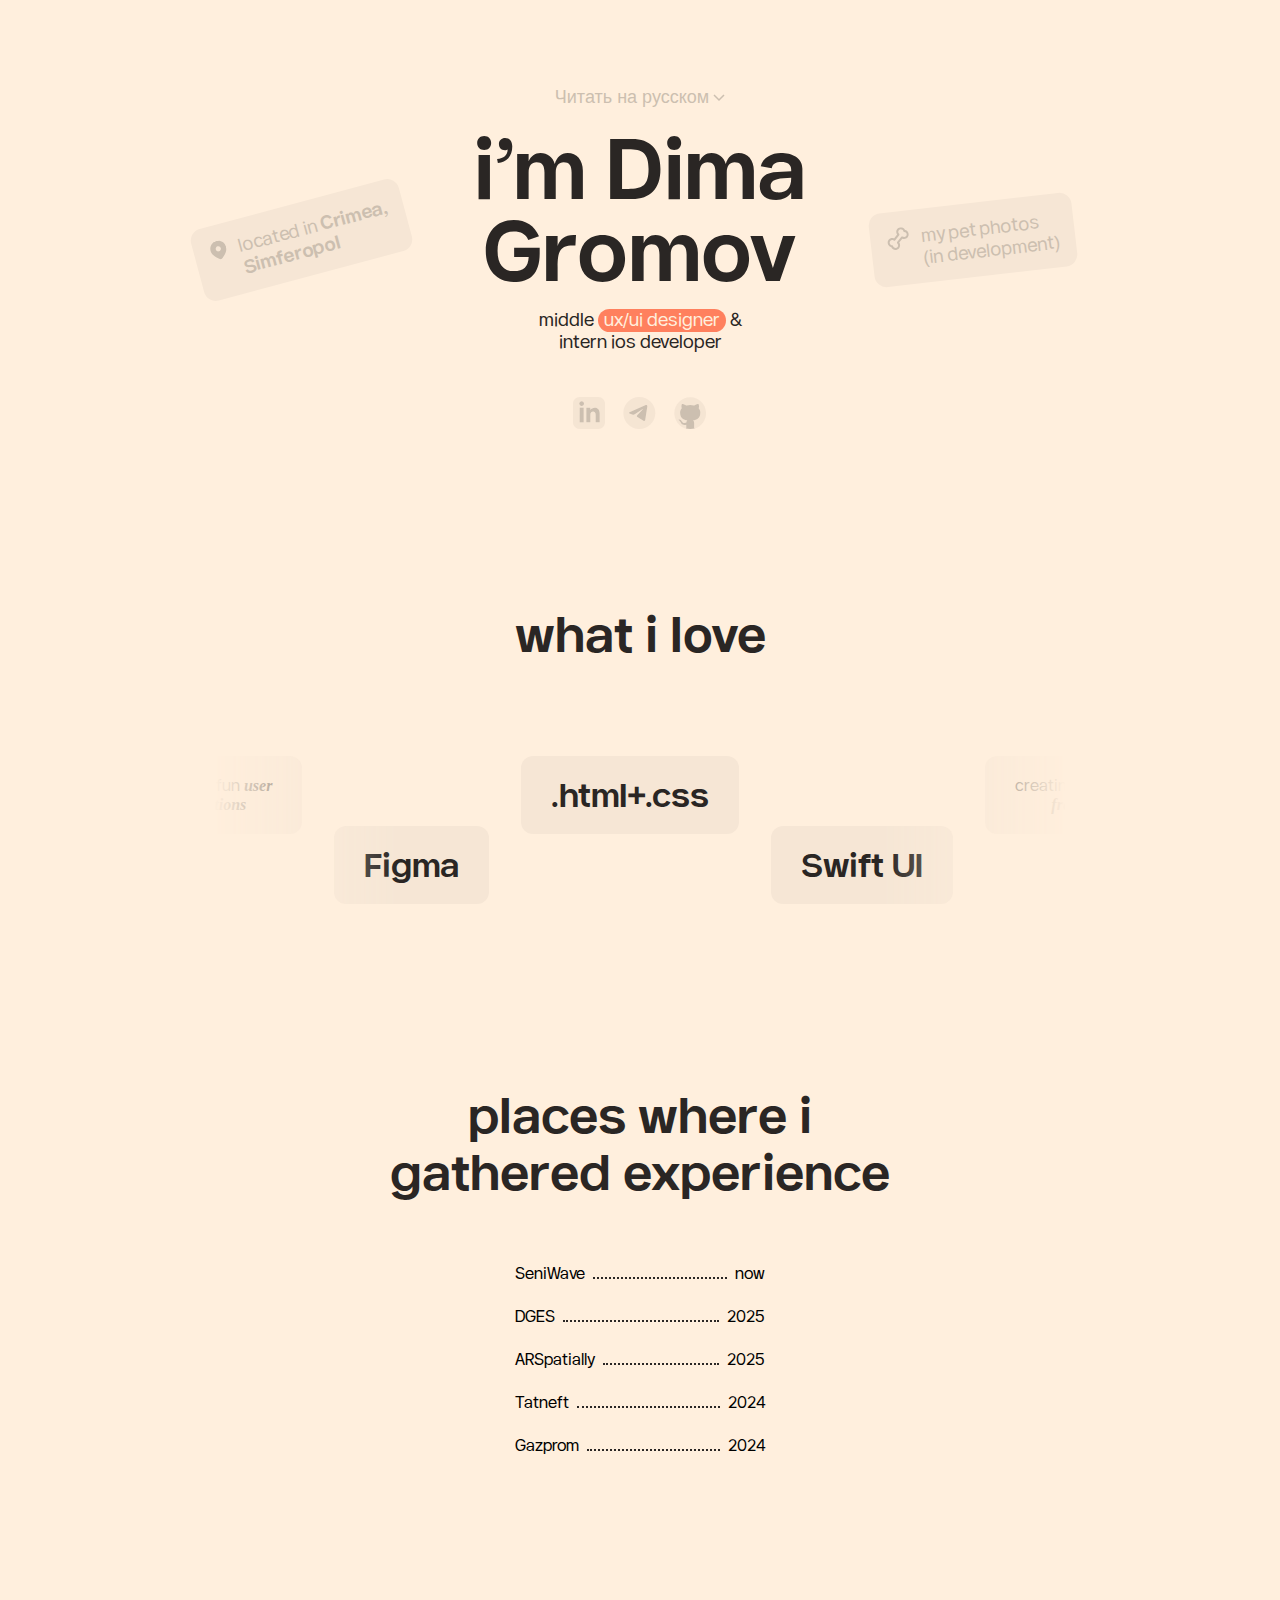
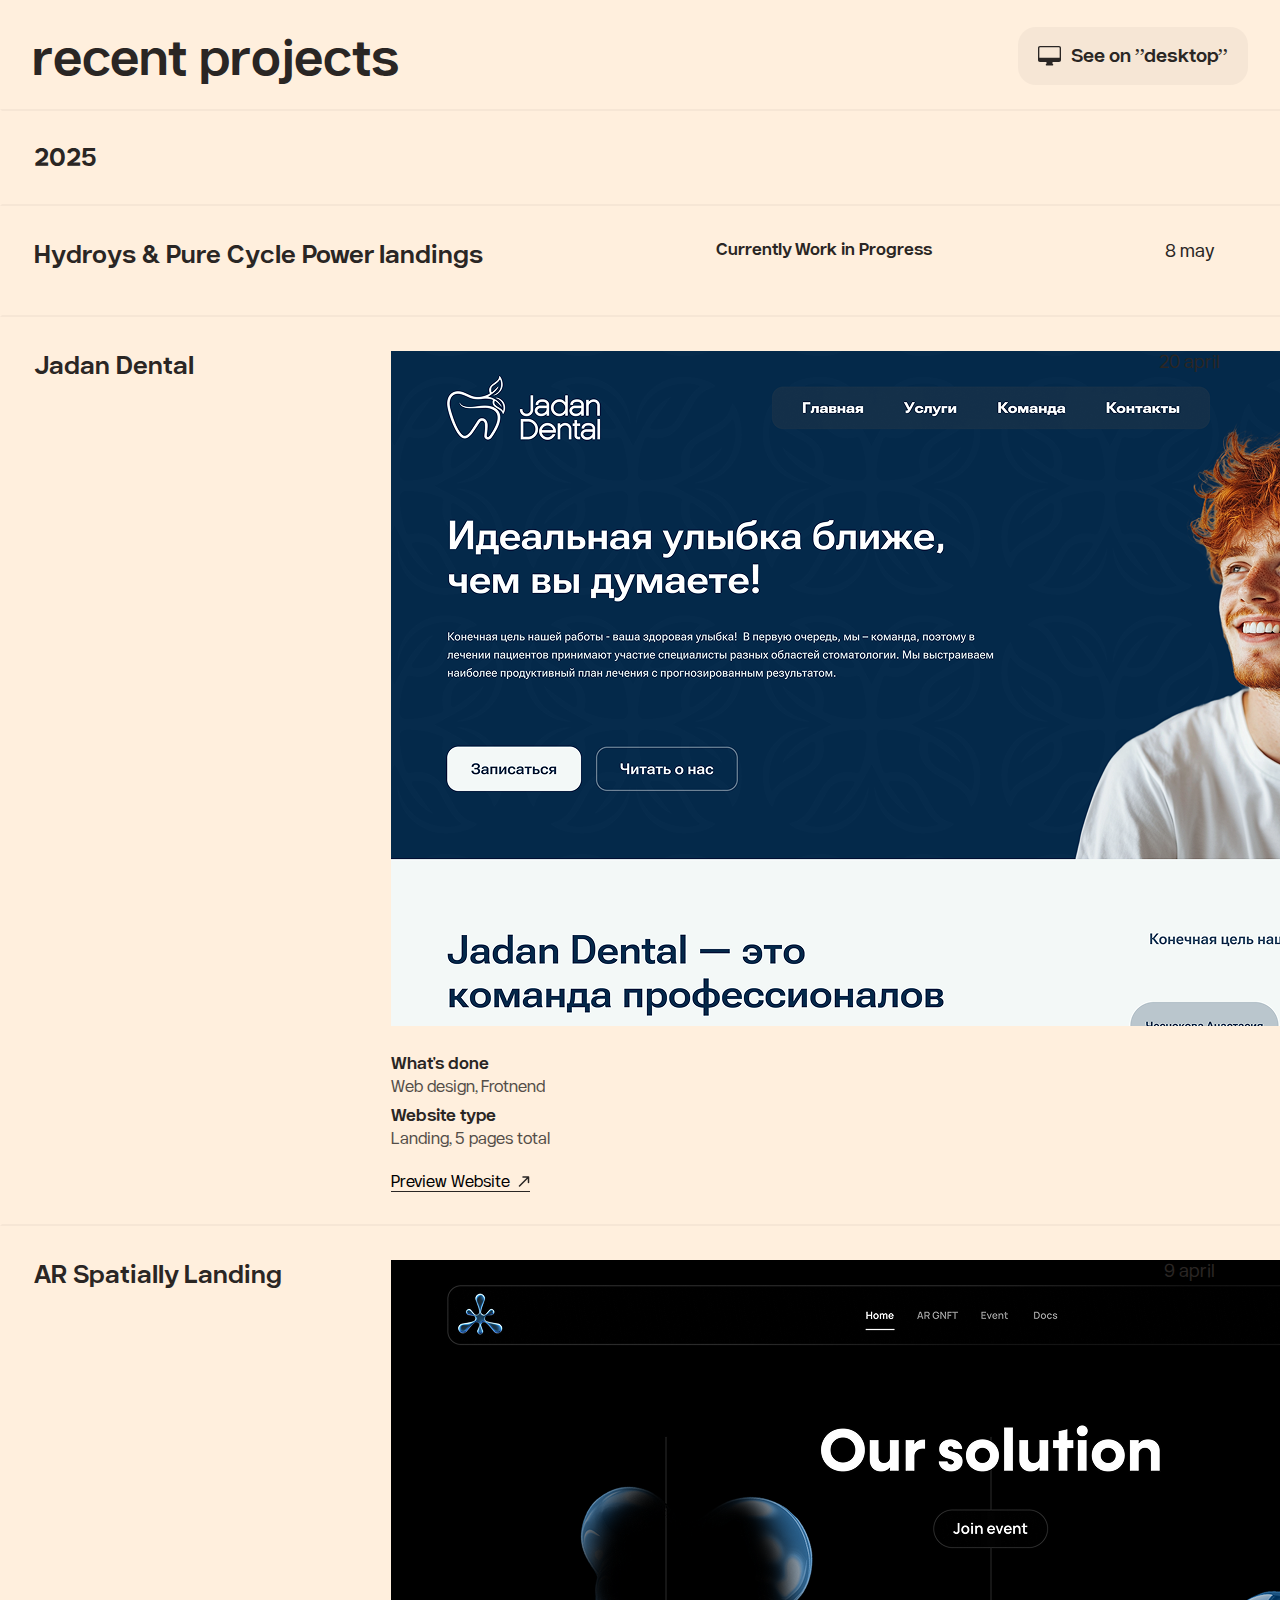
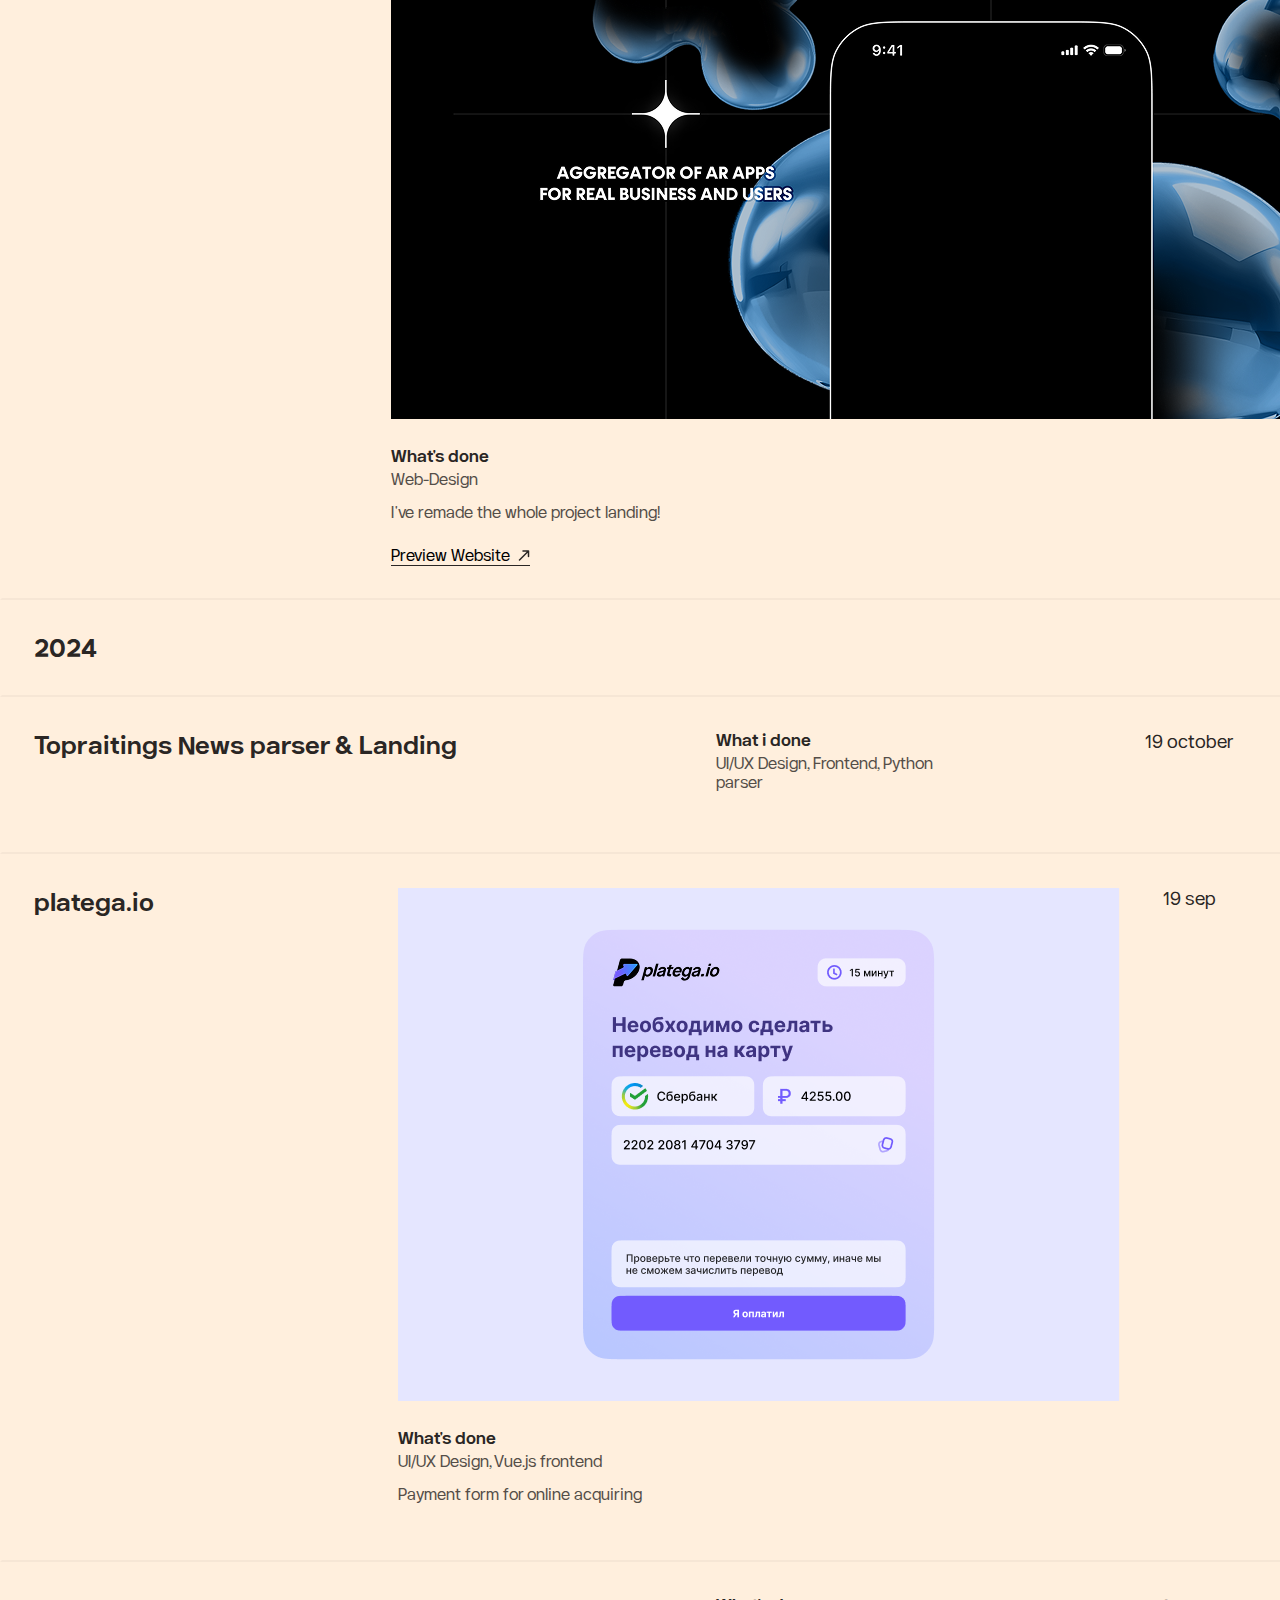
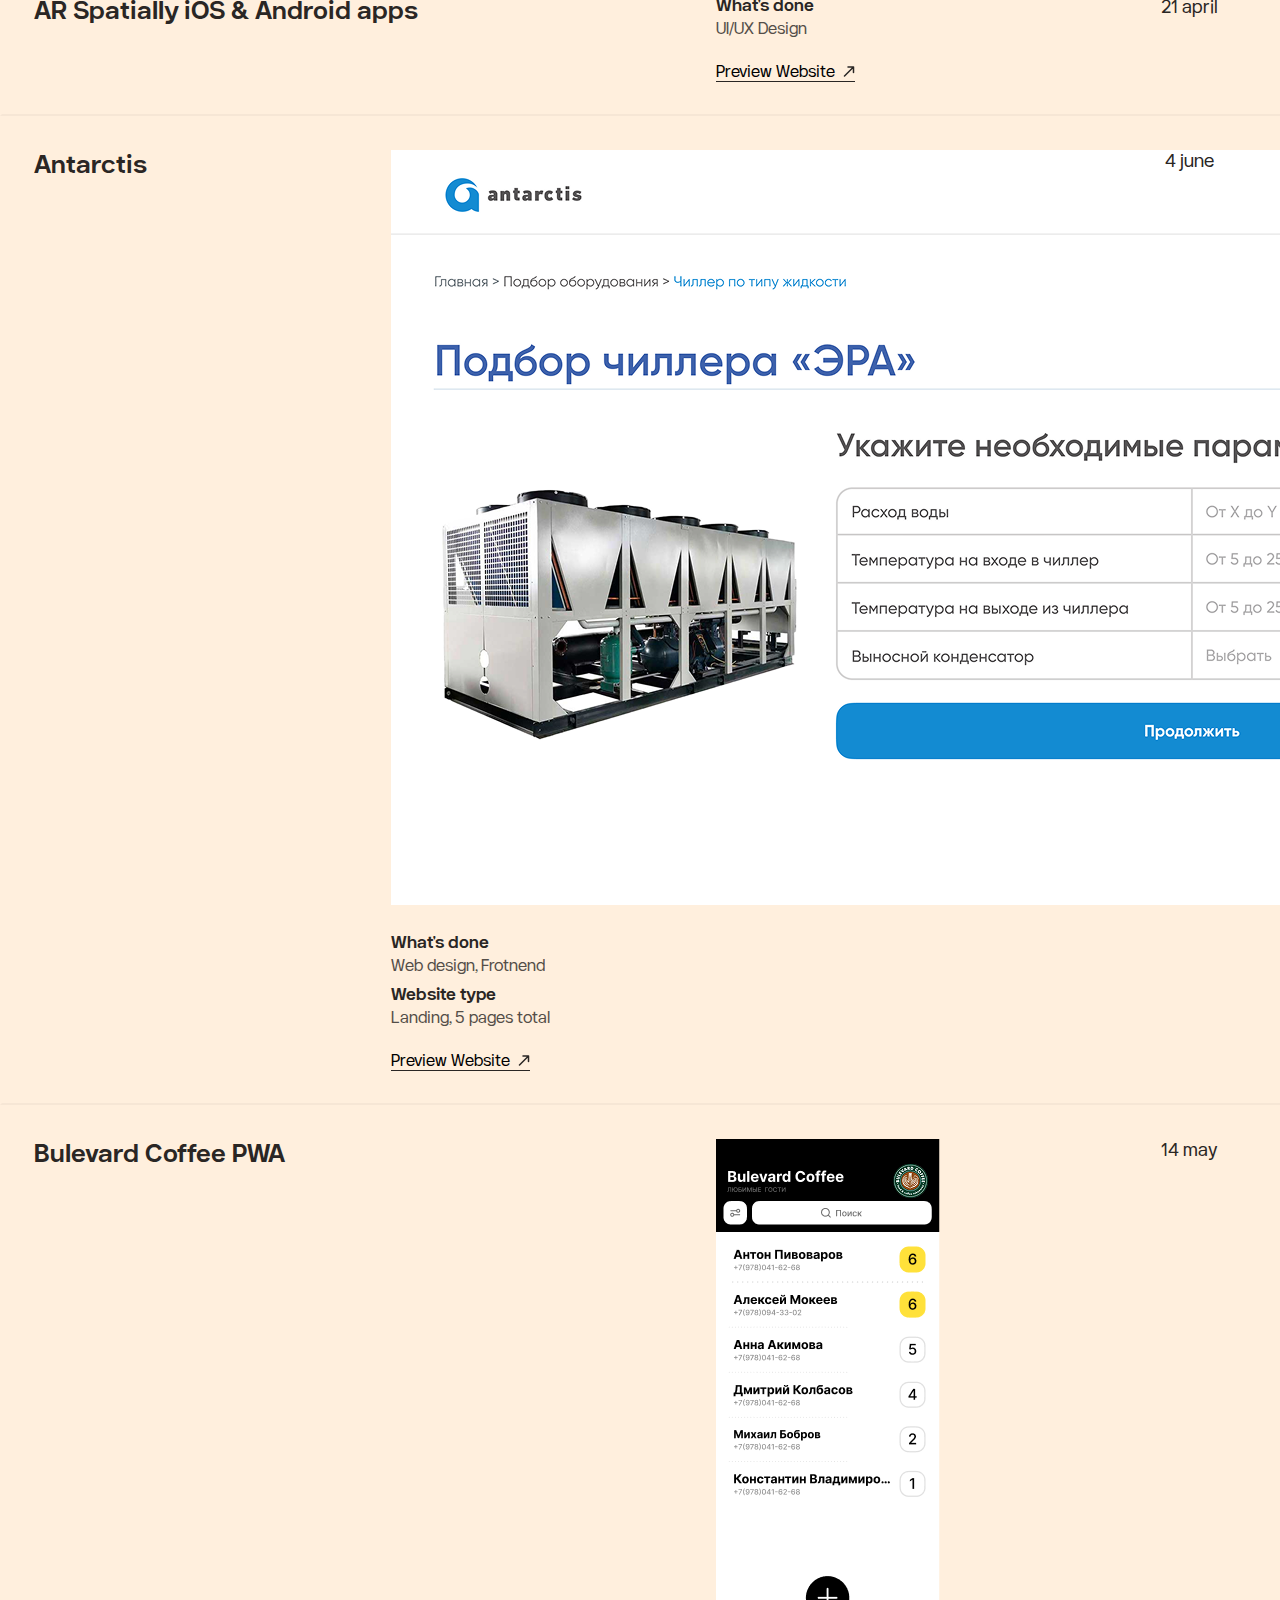
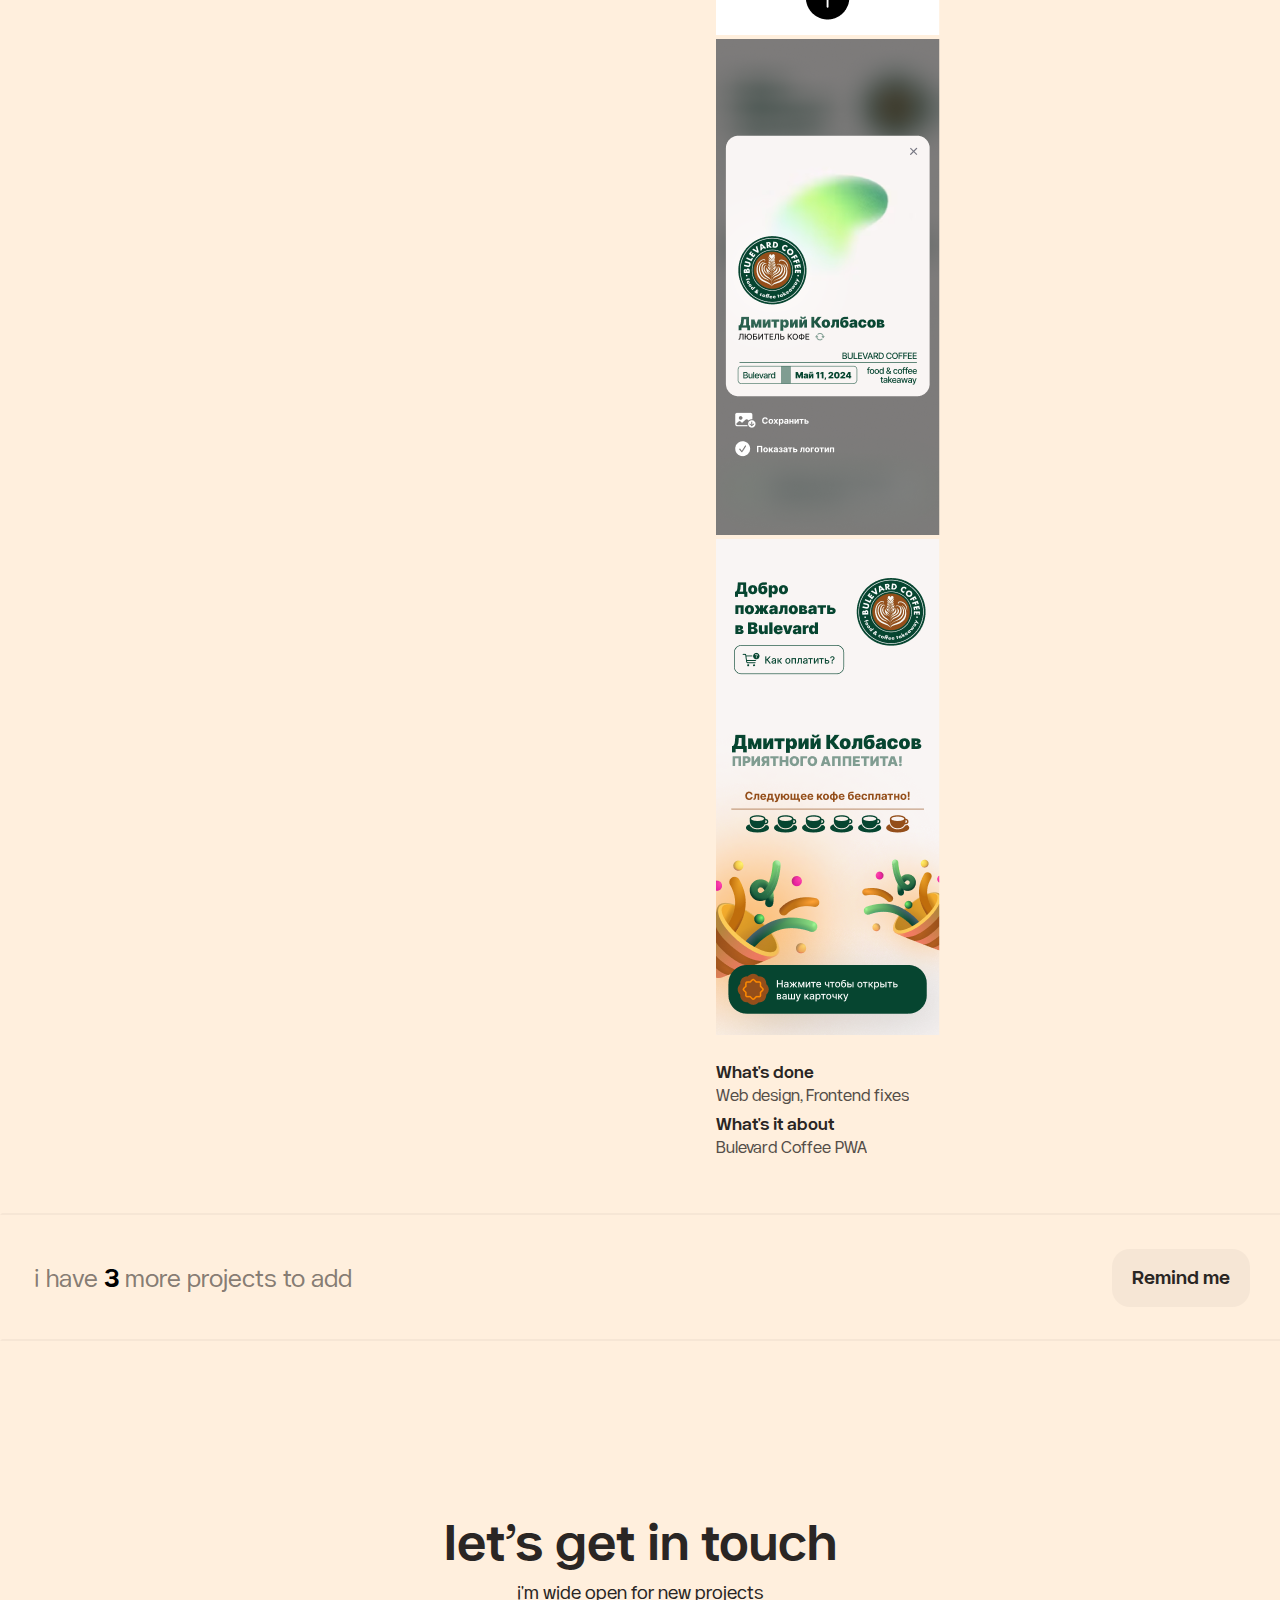
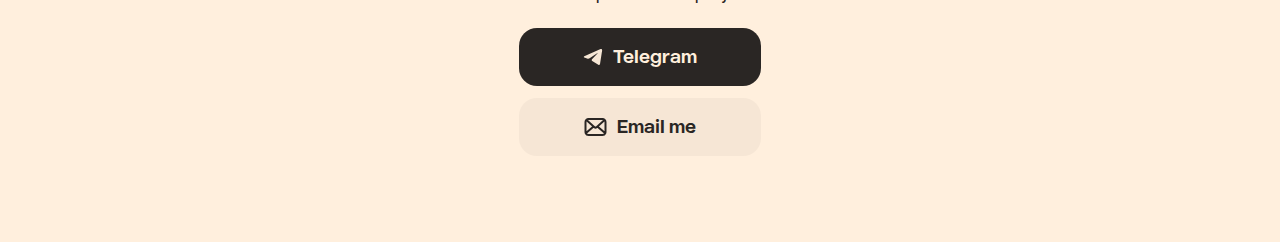
<file: index.html>
<!DOCTYPE html>
<html lang="en">

<head>
  <meta charset="UTF-8">
  <meta name="viewport" content="width=device-width, initial-scale=1.0">
  <title>Dima Gromov</title>

  <!-- <meta name="apple-mobile-web-app-capable" content="yes"> -->
  <!-- <meta name="apple-mobile-web-app-status-bar-style" content="red"> -->
  <meta name="theme-color" content="#99938A">

  <link rel="stylesheet" href="style.css">

  <link href="https://fonts.googleapis.com/css2?family=Inter:wght@100;300;400;600;700&display=swap" rel="stylesheet">
  <script src="https://code.jquery.com/jquery-3.7.1.min.js"></script>
</head>

<body>
  <header class="flex-center" id="header">
    <div class="content flex-center flex-between">
      <a href="#start" class="no-drag animate">
        <svg xmlns="http://www.w3.org/2000/svg" width="89" height="20" viewBox="0 0 89 20" fill="none">
          <path
            d="M7.98579 2.0189C7.76379 3.0549 6.69079 15.3759 8.39279 17.1519C8.72579 17.5219 9.16979 17.6329 9.09579 18.0769C8.94779 19.1869 6.09879 19.3719 4.65579 19.3719C3.21279 19.3719 0.51179 19.1869 0.36379 18.0769C0.28979 17.5959 0.69679 17.4109 1.02979 17.0779C1.80679 16.3749 1.84379 13.3779 1.84379 11.2689C1.84379 8.8639 1.95479 6.9769 1.17779 5.9779C0.80779 5.4599 0.28979 5.2009 0.36379 4.6089C0.51179 3.4989 2.43579 2.7589 3.73079 2.0929C5.02579 1.4269 8.54079 -0.386104 7.98579 2.0189Z"
            fill="#CEB9B0" />
          <path
            d="M19.8336 6.5329C22.8676 6.5329 25.3836 9.4189 25.3836 12.9709C25.3836 16.4859 22.5346 19.3719 19.8336 19.3719C17.3916 19.3719 16.7256 18.9649 15.8006 18.9649C14.8386 18.9649 12.3596 19.3719 11.8416 19.3719C10.7316 19.3719 9.43659 19.1869 9.28859 18.0769C9.21459 17.5959 9.62159 17.4109 9.95459 17.0779C10.7316 16.3749 10.7686 13.3779 10.7686 11.2689C10.7686 8.8639 10.8796 6.9769 10.1026 5.9779C9.73259 5.4599 9.21459 5.2009 9.28859 4.6089C9.43659 3.4989 11.3606 2.7589 12.6556 2.0929C13.9506 1.4269 17.4656 -0.386104 16.9106 2.0189C16.8366 2.4629 16.5776 4.9789 16.4666 7.8649C17.3916 7.0509 18.5756 6.5329 19.8336 6.5329ZM17.8726 17.6329C21.7576 15.7829 19.9446 6.2739 17.2066 8.7159C16.5036 9.3079 16.3926 10.3069 16.3926 12.8229C16.3926 16.8559 16.9846 18.0399 17.8726 17.6329Z"
            fill="#CEB9B0" />
          <path
            d="M40.6626 6.5329C42.0316 6.5329 43.4006 7.0509 42.9566 7.7539C42.7346 8.0499 42.4016 8.3089 41.9206 8.6049C40.1816 9.7889 38.7386 14.3769 36.1856 17.1889C35.0756 18.4099 33.7066 19.3719 32.3746 19.3719C31.4866 19.3719 30.6356 18.8539 30.4136 17.5959C29.7106 13.8219 27.2316 9.7519 25.8996 8.7529C25.4186 8.4199 24.9376 8.2719 24.8266 7.8279C24.4936 6.7179 27.2686 6.5329 28.7116 6.5329C30.1546 6.5329 33.2256 6.7179 33.8176 7.8279C34.1136 8.3089 33.7806 8.4939 33.5586 8.8269C33.1146 9.5299 35.1126 13.1189 35.3716 15.1539C37.0366 12.4899 37.7766 9.5669 37.2956 8.6049C37.1476 8.3089 37.0736 8.0499 37.1846 7.7539C37.4436 7.0509 39.3306 6.5329 40.6626 6.5329Z"
            fill="#CEB9B0" />
          <path
            d="M57.4178 17.0779C57.7508 17.4109 58.1208 17.5959 58.0838 18.0769C57.9358 19.1869 56.6408 19.3719 55.5308 19.3719C55.0128 19.3719 52.4968 18.9649 51.5718 18.9649C50.6468 18.9649 49.9438 19.3719 47.5388 19.3719C44.8008 19.3719 41.9888 16.4859 41.9888 12.9709C41.9888 9.4189 44.4678 6.5329 47.5388 6.5329C48.7968 6.5329 49.9808 7.0509 50.9058 7.8649C50.8318 7.0879 50.7578 6.5329 50.3138 5.9779C49.9438 5.4599 49.4258 5.2009 49.4998 4.6089C49.6478 3.4989 51.7198 2.7589 53.0148 2.0929C54.2728 1.4269 57.6398 -0.386104 57.1218 2.0189C57.0478 2.4629 56.8628 4.9789 56.6778 7.8649C56.6038 8.8269 56.6038 9.9739 56.6038 11.2689C56.6038 13.3779 56.6408 16.3749 57.4178 17.0779ZM49.4998 17.6329C50.3508 18.0399 50.9798 16.8559 50.9798 12.8229C50.9798 10.3069 50.8688 9.3079 50.1658 8.7159C47.4278 6.2739 45.6148 15.7829 49.4998 17.6329Z"
            fill="#CEB9B0" />
          <path
            d="M70.2883 13.5629C70.8433 12.9339 71.3983 13.3409 71.3243 13.9699L71.2503 14.3399C70.5843 17.2259 67.8093 19.3719 64.5163 19.3719C60.7423 19.3719 57.6343 16.4859 57.6343 12.9709C57.6343 9.4189 60.7423 6.5329 64.5163 6.5329C66.9953 6.5329 69.2153 7.4949 70.1033 9.2339C71.2133 11.4539 68.0313 14.3769 65.2563 14.3769C64.6273 14.3769 63.9613 14.3029 63.4803 14.0809C64.5903 16.5599 67.9203 16.2269 70.2883 13.5629ZM64.5163 7.9759C63.5543 7.9759 63.1103 10.4549 63.1103 12.0459C63.1103 12.4529 63.1473 12.7859 63.2213 13.1189C63.2583 13.0449 63.3323 13.0079 63.4433 12.9709C65.6633 11.6019 65.4413 7.9759 64.5163 7.9759Z"
            fill="#CEB9B0" />
          <path
            d="M86.0093 6.5329C87.3783 6.5329 88.7473 7.0509 88.3033 7.7539C88.0813 8.0499 87.7482 8.3089 87.2673 8.6049C85.5282 9.7889 84.0852 14.3769 81.5322 17.1889C80.4222 18.4099 79.0533 19.3719 77.7213 19.3719C76.8333 19.3719 75.9823 18.8539 75.7603 17.5959C75.0573 13.8219 72.5783 9.7519 71.2463 8.7529C70.7653 8.4199 70.2842 8.2719 70.1732 7.8279C69.8402 6.7179 72.6153 6.5329 74.0583 6.5329C75.5013 6.5329 78.5723 6.7179 79.1643 7.8279C79.4603 8.3089 79.1273 8.4939 78.9053 8.8269C78.4613 9.5299 80.4593 13.1189 80.7183 15.1539C82.3833 12.4899 83.1232 9.5669 82.6423 8.6049C82.4942 8.3089 82.4203 8.0499 82.5312 7.7539C82.7902 7.0509 84.6773 6.5329 86.0093 6.5329Z"
            fill="#CEB9B0" />
        </svg>
      </a>
      <a class="button-like no-drag" href="#contacts">
        <localized-text key="get-in-touch"></localized-text>
      </a>

    </div>

  </header>


  <div class="absolute-preview hidden">
    <div class="preview-head flex-center flex-between">
      <a class="browser close-btn">✕</a>
      <h3 class="preview-link">link-here</h3>
      <a class="browser open-link" href="#" target="_blank">
        <img src="source/globe.svg" width="15" height="14">
        <localized-text key="open-in-browser"></localized-text></a>
    </div>
    <iframe src="https://lbvo.ru/loading.html" frameborder="0"></iframe>
  </div>


  <div class="lbpage gap-18" id="start">

    <button id="lang-toggle" class="lang-btn flex-center gap-4 animate">
      <p id="btn-context">Читать на русском</p>
      <svg xmlns="http://www.w3.org/2000/svg" width="12" height="8" viewBox="0 0 12 8" fill="none">
        <path d="M1 1L6 6L11 1" stroke="#CCBFB0" stroke-width="1.5" />
      </svg>
    </button>

    <div class="horiz-block flex-center gap-64">

      <div class="addit-blocks flex flex-reverse">
        <a class="block rotate1 animate-block open-map-btn">
          <img src="source/icons/map.svg">
          <p>
            <localized-text key="block-1"></localized-text>
          </p>
          <div class="map-block overflow hidden">
            <div class="close-map-btn">✕</div>
            <img src="source/map.png">
          </div>
        </a>
        <!-- <div class="img-block">
              <img src="source/me.png">
            </div> -->
      </div>

      <div class="flex-cl middle-text gap-18">
        <h1><localized-text key="name"></localized-text></h1>
        <p><localized-text key="info"></localized-text></p>
      </div>

      <div class="addit-blocks flex">

        <!-- <a class="block rotate2" href="/">
          <img src="source/icons/airpod.svg" alt="">
          <p>
            listening now <br> <b>Ocean - Frank Iero<br>
              and the Patience</b>
          </p>
        </a> -->

        <a class="block rotate3" href="/">
          <img src="source/icons/bone.svg" alt="">
          <p>
            <localized-text key="block-3"></localized-text>
          </p>
        </a>
      </div>
    </div>


    <div class="vspacer-8"></div>

    <div class="flex gap-18">
      <a href="https://www.linkedin.com/in/lbvdev/" class="animate">
        <img src="source/linkedin.svg" alt="LinkedIn">
      </a>
      <a href="https://t.me/m/MdUJu8GfNjZi" class="animate">
        <img src="source/telegram.svg" alt="Telegram">
      </a>
      <a href="https://github.com/gromlbv" class="animate">
        <img src="source/github.svg" alt="GitHub">
      </a>
    </div>

    <a class="block mobile animate-block open-map-btn">
      <img src="source/icons/map.svg">
      <p>
        <localized-text key="block-1"></localized-text>
      </p>
      <div class="map-block top overflow hidden">
        <div class="close-map-btn">✕</div>
        <img src="source/map.png">
      </div>
    </a>
  </div>

  <div class="lbpage gap-64 scroll-page">
    <h2 class="z-index6"><localized-text key="h1-p2"></localized-text></h2>
    <div class="scroll-container" style="scroll-padding-left: 50%;">
      <div class="card">
        <localized-text key="card-1"></localized-text>
      </div>
      <div class="card">
        <h3><localized-text key="card-2"></localized-text></h3>
      </div>
      <div class="card">
        <h3><localized-text key="card-3"></localized-text></h3>
      </div>
      <div class="card">
        <h3><localized-text key="card-4"></localized-text></h3>
      </div>
      <div class="card">
        <localized-text key="card-5"></localized-text>
      </div>

    </div>
    <div class="blur-wrapper">
      <div class="gradient-blur">
        <div></div>
        <div></div>
        <div></div>
        <div></div>
        <div></div>
        <div></div>
      </div>
      <div class="gradient-blur left">
        <div></div>
        <div></div>
        <div></div>
        <div></div>
        <div></div>
        <div></div>
      </div>
    </div>

  </div>

  <div class="lbpage gap-64 z-index6 observe-target">
    <h2><localized-text key="h1-p3"></localized-text></h2>
    <div class="flex-cl flex-center gap-24">
      <a href="https://seniwave.com/" target="_blank">
        <p class="smaller clickable">SeniWave<span class="dots"></span>now</p>
      </a>
      <a href="https://dges.io/" target="_blank">
        <p class="smaller clickable">DGES<span class="dots"></span>2025</p>
      </a>
      <a href="https://arspatially.com" target="_blank">
        <p class="smaller clickable">ARSpatially<span class="dots"></span>2025</p>
      </a>
      <a href="#" target="_blank">
        <p class="smaller clickable">Tatneft<span class="dots"></span>2024</p>
      </a>
      <a href="https://www.gazprom-spka.ru/ru/" target="_blank">
        <p class="smaller clickable">Gazprom<span class="dots"></span>2024</p>
      </a>
    </div>
  </div>


  <div class="lbpage projects observe-target" id="projects">


    <div class="list-view flex-cl">
      <div class="projects-head flex gap-24 flex-between">
        <h2 class="flex flex-center text-align-left"><localized-text key="h1-p4"></localized-text></h2>
        <a class="button-like js-toggle-view">
          <img src="source/icons/desktop.svg">
          <localized-text key="desktop-btn"></localized-text>
        </a>
      </div>

      <div class="vspacer-24"></div>

      <div class="list-project date">
        <h3>2025</h3>
      </div>

      <list-project
        name="Hydroys & Pure Cycle Power landings"
        description="
        <h4>Currently Work in Progress</h4>"
        url=""
        date="8"
        month="may">
      </list-project>

      <list-project
        name="Jadan Dental"
        description="
        <h4>What's done</h4>
        <p>Web design, Frotnend</p>
        <h4>Website type</h4>
        <p>Landing, 5 pages total</p>
        "
        screenshots="
        <img src='source/screenshots/jadan.png'>
        "
        url="https://jadan.lbvo.ru"
        date="20"
        month="april">
      </list-project>

      <list-project
        name="AR Spatially Landing"
        description="
          <h4>What's done</h4>
          <p>Web-Design</p>
          <h4></h4>
          <p>I've remade the whole project landing!</p>
        "
        screenshots="
          <img src='source/screenshots/arspatially.png'>
        "
        url="https://arspatially.com"
        date="9"
        month="april">
      </list-project>

      <div class="list-project date">
        <h3>2024</h3>
      </div>

      <list-project
        name="Topraitings News parser & Landing"
        url=""
        description="
          <h4>What i done</h4>
          <p>UI/UX Design, Frontend, Python parser</p></p>"
        date="19"
        month="october">
      </list-project>

      <list-project
        name="platega.io"
        description="
          <h4>What's done</h4>
          <p>UI/UX Design, Vue.js frontend</p>
          <h4></h4>
          <p>Payment form for online acquiring</p>"
        screenshots="
        <img src='source/screenshots/plategaio.png'>"
        url=""
        date="19"
        month="september">
      </list-project>

      <list-project
        name="AR Spatially iOS & Android apps"
        url="https://arspatially.com"
        description="
          <h4>What's done</h4>
          <p>UI/UX Design</p>"
        date="21"
        month="april">
      </list-project>

      <list-project
        name="Antarctis"
        description="
        <h4>What's done</h4>
        <p>Web design, Frotnend</p>
        <h4>Website type</h4>
        <p>Landing, 5 pages total</p>"
        screenshots="
        <img src='source/screenshots/antarctis.png'>
        "
        url="https://app.antarctis.ru"
        date="4"
        month="june">
      </list-project>

      <list-project
        name="Bulevard Coffee PWA"
        description="
        <h4>What's done</h4>
        <p>Web design, Frontend fixes</p>
        <h4>What's it about</h4>
        <p>Bulevard Coffee PWA</p>"
        screenshots="
        <img src='source/screenshots/bulevard/1.png'>
        <img src='source/screenshots/bulevard/2.png'>
        <img src='source/screenshots/bulevard/3.png'>
        "
        url=""
        date="14"
        month="may">
      </list-project>

      <div class="list-project date">
        <h3 style="color: #2a262493; font-weight: 400;">
          <localized-text key="more-project-add"></localized-text>
        </h3>
        <a class="button-like no-drag" style="min-width: fit-content;" href="#contacts">
          <localized-text key="remind-me"></localized-text>
        </a>
      </div>
    </div>

    <div class="desktop-view">
      <div class="projects-head flex gap-24 flex-between observe-target">
        <h2 class="flex flex-center text-align-left"><localized-text key="h1-p4"></localized-text></h2>

        <a class="button-like js-toggle-view">
          <img src="source/icons/list.svg">
          <localized-text key="list-btn"></localized-text>
        </a>
      </div>

      <div class="vspacer-24"></div>

      <div class="desktop">
        <div class="project-wrapper flex-cl flex-center gap-12">
          
          <button id="toggle_fullscreen">Fullscreen</button>

          <project-card 
            name="AR Spatially Landing"
            url="https://arspatially.com"
            img="source/screenshots/arspatially.png"
            description="
              <h4>Web-design</h4>
              <p>Landing page for AR Spatially, also i made new event landing!</p>
              <img src='source/screenshots/arspatially-event.png'>
              <p>Made in Figma</p>
            ">
          </project-card>

          <project-card 
            name="Simferopol College of Radioelectronics"
            url="https://simf-scr.vercel.app/"
            img="source/screenshots/simfscr.png"
            description="">
          </project-card>
          
          <project-card 
            name="LbvShopBot"
            url="https://jadan.lbvo.ru"
            img="source/screenshots/lbvshopbot.png"
            description="">
          </project-card>
          
          <project-card 
            name="Jadan Dental"
            url="https://jadan.lbvo.ru"
            img="source/screenshots/jadan.png"
            description="">
          </project-card>
          
          <project-card 
            name="1000 Dice"
            url="https://jadan.lbvo.ru"
            img="source/screenshots/1000dice.png"
            description="">
          </project-card>
          
          <project-card 
            name="Antarctis"
            url="https://app.antarctis.ru"
            img="source/screenshots/antarctis.png"
            description="">
          </project-card>
        </div>
      </div>
    </div>
  </div>

  <div class="lbpage gap-12 " id="contacts">
    <h2><localized-text key="h1-p5"></localized-text></h2>
    <p><localized-text key="p-p5"></localized-text></p>
    <div class="spacer-24"></div>
    <div class="flex-cl gap-12">
      <a class="button-like fill wide gradient-flash" href="https://t.me/m/MdUJu8GfNjZi">
        <img src="source/telegram-btn.svg" alt="Telegram">
        <localized-text key="telegram"></localized-text>
      </a>
      <a class="button-like wide" href="mailto:me@lbvo.ru">
        <img src="source/email-btn.svg" alt="Email">
        <localized-text key="email"></localized-text>
      </a>
    </div>
  </div>


  <script src="localize.js"></script>
  <script src="windows.js"></script>
<script>

  class ProjectCard extends HTMLElement {
    connectedCallback() {
      const name = this.getAttribute("name");
      const url = this.getAttribute("url");
      const img = this.getAttribute("img");
      const description = this.getAttribute("description");
      this.innerHTML = `
      <div class="project">
        <div class="head">
          <div class="toolbar"></div>
          <h3>${name}</h3>
          <a class="browser toggle_preview" data-url="${url}">
            <img src="source/globe.svg" width="15" height="14">
            ${new URL(url).host}
          </a>
        </div>
        <div class="content-wrapper">
          <div class="preview-img"><img src="${img}"></div>
          <div class="project-info">
            ${description}
            <a class="browser toggle_preview" data-url="${url}">
              <img src="source/globe.svg" width="15" height="14">
              https://${new URL(url).host}
            </a>
          </div>
        </div>
      </div>
    `;
    }
  }
  customElements.define("project-card", ProjectCard);


  class ListProject extends HTMLElement {
    connectedCallback() {
      const name = this.getAttribute("name");
      const description = this.getAttribute("description");
      const url = this.getAttribute("url");
      const screenshots = this.getAttribute("screenshots");
      const date = this.getAttribute("date");
      const month = this.getAttribute("month");

      const previewLink = url
        ? `<a class="toggle_preview" data-url="${url}">
            <localized-text key="web-preview"></localized-text>
          </a>`
        : "";

      const screenshotsWrapper = screenshots
        ? `<div class="overlay-screenshots">
              ${screenshots}
          </div>`
        : "";

      this.innerHTML = `
        <div class="list-project">
          <h3>${name}</h3>
          <div class="flex-cl gap-24 text-left">
            ${screenshotsWrapper}
            <div class="flex-cl gap-4">
              ${description}
            </div>
            <div class="flex-cl gap-8">
              ${previewLink}
              <!-- <a href="#"><localized-text key="case-study"></localized-text></a> -->
            </div>
          </div>
          <p class="date-p">${date} <localized-text key="${month}"></localized-text></p>
        </div>
      `;
    }
  }

  customElements.define("list-project", ListProject);


  document.querySelectorAll('a.browser').forEach(el => {
    const text = el.textContent.trim();
    if (text.startsWith('https://')) {
      const rest = text.slice(8);
      el.innerHTML = `<span style="opacity: 0.5;">https://</span>${rest}`;
    }
  });


  $('.button-like[href="#contacts"]').on('click', function () {
    const $btn = $(this);
    $('.gradient-flash').addClass('button-gradient-flash');

    setTimeout(() => {
      $('.gradient-flash').removeClass('button-gradient-flash');
    }, 2000);
  });

  $('.open-map-btn').on('click', function () {
    $(this).find('.overflow').addClass('visible'); // или .children('.overflow')
    $(this).addClass('hidden');
  });
  $(document).on('click', '.close-map-btn', function (e) {
    e.preventDefault();
    e.stopPropagation();
    $(this).closest('.overflow').removeClass('visible');
    $(this).closest('.block').removeClass('hidden');
  });

  $('.preview-img').on('click', function () {
    $(this).closest('.content-wrapper').toggleClass('pressed');
  });


  $('.js-toggle-view').on('click', function () {
    $('.list-view').toggle();
    $('.desktop-view').toggle();
  });

  $('#toggle_fullscreen').on('click', function () {
    if (document.fullscreenElement) {
      document.exitFullscreen();
    } else {
      $('.project-wrapper').get(0).requestFullscreen();
    }
  });

  $('.toggle_preview').on('click', function () {
    const url = $(this).data('url');

    $('.absolute-preview iframe').attr('src', url);
    const formatted = url.replace(/^https:\/\//, '<span style="opacity:0.4">https://</span>');
    $('.preview-link').html(formatted);
    $('.open-link').attr('href', url);
    $('html').addClass('previewed');

    $('.absolute-preview').removeClass('hidden').show();
  });

  $('.absolute-preview .close-btn').on('click', function () {
    $('.absolute-preview').addClass('hidden').hide();
    $('html').removeClass('previewed');
    $('.absolute-preview iframe').attr('src', 'https://lbvo.ru/loading.html');
  });

</script>


</body>

</html>
</file>
<file: style.css>
:root {
  --background-color: #FFEFDD;
  --main-color: #2A2624;
  --secondary-color: #F6E6D5;
  --orange-accent-color: #FF805E;

  --margin-horizontal: 86px;
  --margin-vertical: 32px;
  --gap-64: 64px;
}
*::selection {
  background: var(--orange-accent-color);
  color: var(--background-color);
}

*::-moz-selection {
  background: var(--orange-accent-color);
  color: var(--background-color);
}

*::-webkit-selection {
  background: var(--orange-accent-color);
  color: var(--background-color);
}


::-webkit-scrollbar {
  scrollbar-width: thin;
}

/* Track */
::-webkit-scrollbar-track {
  background: transparent;
}

/* Handle */
::-webkit-scrollbar-thumb {
  background: #CCBFB0;
  border-radius: 6px;
  margin-right: 4px;
  border-right: 4px transparent solid;
  background-clip: padding-box;
}

/* Handle on hover */
::-webkit-scrollbar-thumb:hover {
  border-radius: 24px;
  background: #b0a395;
  cursor: grab;
}

::-webkit-scrollbar-thumb:active {
  cursor: grabbing;
}

img {
  user-select: none;
  -webkit-user-drag: none;
}

@font-face {
  font-family: 'NeutralSans';
  font-weight: 400;
  font-style: normal;
  src: url("source/font/NeutralSans-Regular.woff2") format('woff2');
}

@font-face {
  font-family: 'NeutralSans';
  font-weight: 500;
  font-style: normal;
  src: url("source/font/NeutralSans-Meidum.woff2") format('woff2');
}

@font-face {
  font-family: 'NeutralSans';
  font-weight: 700;
  font-style: normal;
  src: url("source/font/NeutralSans-Bold.woff2") format('woff2');
}

@font-face {
  font-family: 'NeutralSans';
  font-weight: 900;
  font-style: normal;
  src: url("source/font/NeutralSans-Black.woff2") format('woff2');
}


.flex {
  display: flex;
}

.flex-cl {
  display: flex;
  flex-direction: column;
}

.flex-center {
  display: flex;
  justify-content: center;
  align-items: center;
}

.text-left {
  text-align: left !important;
}

.flex-reverse {
  flex-direction: row-reverse;
}

.flex-between { 
  justify-content: space-between;
}

.gap-64 {
  gap: var(--gap-64);
}
.gap-48 {
  gap: 48px;
}
.gap-32 {
  gap: 32px;
}
.gap-24 {
  gap: 24px;
}
.gap-18 {
  gap: 18px;
}
.gap-12 {
  gap: 12px;
}
.gap-8 {
  gap: 8px;
}
.gap-4 {
  gap: 4px;
}

.vpadding-12{
padding: 0 12px;
}

.vspacer-8 {
  height: 8px;
}
.vspacer-12 {
  height: 12px;
}
.vspacer-24 {
  height: 24px;
}
.hspacer {
  width: 100%;
}


h1,
h2,
h3,
h4,
h5,
h6,
p {
  margin: 0;
  padding: 0;
}

h1 {
  font-size: 82px;
  font-weight: 700;
  line-height: 100%;
}

h2 {
  font-size: 48px;
  font-weight: 700;
}

h3 {
  font-size: 24px;
}

p {
  font-size: 18px;
  font-weight: 400;
}

.text-align-left{
  text-align: left;
}

a {
  text-decoration: none;
  color: initial;
}

a.button-like {
  transition: scale 0.3s, opacity 0.3s;

  display: flex;
  justify-content: center;
  align-items: center;
  align-self: stretch;
  gap: 10px;

  padding: 18px 20px;
  width: fit-content;

  border-radius: 18px;
  border: none;
  background-color: var(--secondary-color);
  color: var(--main-color);

  font-size: 18px;
  font-style: normal;
  font-weight: 600;

  cursor: pointer;
}

a.button-like.fill {
  background-color: var(--main-color);
  color: var(--background-color);
}

a.button-like.wide {
  padding: 18px 64px;
  width: initial;
}

a.button-like:hover {
  transition: 0.3s;
  scale: 1.05;
  opacity: 0.8;
}

a.button-like:active {
  scale: 0.95;
}

.button-like {
  position: relative;
  overflow: hidden;
  transition: color 0.4s ease;
}

.button-like::before {
  transition: 0.6s;

  content: "";
  position: absolute;
  inset: 0;
  background: linear-gradient(120deg, var(--orange-accent-color), red, var(--orange-accent-color));
  background-size: 200% 200%;
  opacity: 0;
  transition: opacity 0.5s ease;
  z-index: 0;
}
.button-gradient-flash{
  transition: 1s;
  scale: 1.1;
}
.button-gradient-flash::before { 
  opacity: 1;
}

.button-like > * {
  position: relative;
  z-index: 1;
}


a.no-drag {
  user-select: none;
  -webkit-user-drag: none;
}

.animate,
.block {
  transition: 0.3s;
}

.animate:hover {
  transition: 0.3s;
  filter: contrast(0.3) brightness(0.5);
  scale: 1.08;
}

.block:hover {
  background-color: var(--main-color) !important;
  transform: rotate(0) !important;

  scale: 1.08;
}

a.browser {
  display: flex;
  justify-content: center;
  align-items: center;
  gap: 6px;

  /* height: 32px; */
  padding: 6px 9px;
  padding-right: 12px;
  width: fit-content;
  min-width: fit-content;

  border-radius: 99px;
  background: rgba(255, 255, 255, 0.12);
  color: white;

  font-size: 16px;
  font-weight: 500;
  opacity: 0.6;

  cursor: pointer;

  img {
    max-height: 14px;
    max-width: 15px;
  }
  transition: opacity 0.2s, filter 0.2s;
}
a.browser:hover{
  filter: contrast(1.5) brightness(1.5);
  opacity: initial;
}




html {
  -webkit-font-smoothing: antialiased;
  -webkit-tap-highlight-color: transparent;

  box-sizing: border-box;
  text-size-adjust: 100%;
  

  scroll-behavior: smooth;

  overflow-x: hidden;
}

/* Стиль для русскоязычного контента */
html[lang="ru"] {
  font-family: 'Inter', sans-serif;
}

/* Стиль для англоязычного контента */
html[lang="en"] {
  font-family: NeutralSans;
}

body {
  margin: 0;
  padding: 0;

  width: 100%;

  background-color: var(--background-color);
  color: var(--main-color);

  box-sizing: border-box;
  overflow-x: hidden;
}

header {
  transition: 0.4s;

  opacity: 0;
  z-index: -10;
  transform: translatey(-160px);
}

header {
  position: fixed;

  width: 100%;
  padding-top: 12px;
  padding-bottom: 16px;

  border-bottom: 2px solid #F6E6D5;
  background: rgba(255, 239, 221, 0.85);
  backdrop-filter: blur(18px);

  .content {
    max-width: 680px;
    width: 100%;

    padding: 0 24px;
  }
}

header.active {
  transition: 0.5s;
  opacity: initial;
  z-index: 199;
  transform: initial;

}

.lbpage {
  display: flex;
  flex-direction: column;
  justify-content: center;
  align-items: center;
  flex: 1;

  padding: var(--margin-horizontal) var(--margin-vertical);

  background-color: var(--background-color);

  text-align: center;
}

.middle-text {
  flex-shrink: 1;
  width: 100%;

  a {
    background-color: var(--orange-accent-color);
    color: var(--background-color);
    border-radius: 99px;
    padding: 0 6px;
    padding-bottom: 2px;

    cursor: pointer;

    transition: opacity 0.3s;
  }
  a:hover{
    transition: 0.3s;
    transform: scale(1.2) !important;
    opacity: 0.78;
  }
}

.addit-blocks {
  width: 0px;

  flex: 1;
  flex-grow: 1;
  gap: -24px;
}
.block {
  display: flex;
  justify-content: center;
  align-items: flex-start;
  gap: 12px;

  padding: 16px 16px 14px 16px;
  height: fit-content;

  border-radius: 12px;
  background: #F6E6D5;
  color: #CCBFB0;

  text-align: left;
  font-weight: 500;
  white-space: nowrap;

  cursor: pointer;

  user-select: none;
  -webkit-user-drag: none;
}
.block.mobile{
  display: none;
}

.block.rotate1 {
  transform: rotate(-15deg);
}

.block.rotate2 {
  transform: rotate(5.103deg);
  margin-top: 90px;
}

.block.rotate3 {
  transform: rotate(-6.603deg);
}
.block.hidden{
  transition: 0.2s;
  scale: 0.5;
}
.map-block{
  position: absolute;
  display: flex;
  top: -50%;
  min-width: 250px;
  width: 250px;
  height: 150px;

  border-radius: 24px;

  overflow: hidden;
  z-index: 100 !important;

  scale: 2;

  .close-map-btn{
    transition: 0.3s;
    position: absolute;
    top: 16px;
    right: 16px;

    align-content: center;
    text-align: center;
    
    width: 32px;
    height: 32px;

    border-radius: 32px;
    background-color: var(--background-color);
    
    cursor: pointer;
    filter: initial !important;
  }
  .close-map-btn:hover{
    transition: 0.4s;
    color: var(--secondary-color);
    background-color: var(--main-color) !important;

    scale: 1.2;
  }
  img{
    width: 100%;
    height: 100%;
    object-fit: cover;
  }
}
.map-block.top{
  top: 20px;
}

.overflow {
  opacity: 0;
  transform: scale(1.0);
  transition: opacity 0.2s ease, transform 0.4s ease;
  pointer-events: none;
}

.overflow.visible {
  opacity: 1;
  transform: scale(1);
  pointer-events: auto;
}




.list-view {
  display: none;
  width: 100%;

  .list-project {
    display: flex;
    align-items: flex-start;
    gap: 8px;

    width: 100%;
    align-items: left;
    align-self: left;

    border: 2.5px solid transparent;
    border-bottom-color: var(--secondary-color);
    margin: 0 -32px;
    padding: 32px;

    transition: 0.1s;

    .date-p {
      width: 10%;
      min-width: 10%;


      white-space: nowrap;
      overflow: hidden;
      text-overflow: ellipsis;
      line-clamp: 1;
      -webkit-line-clamp: 1;
      -webkit-box-orient: vertical;

    }

    h3 {
      width: 100%;
      height: 100%;

      text-align: left;
      text-align: top;
    }

    div {
      width: 60%;

      p {
        font-size: 16px;
        opacity: 0.8;
        width: fit-content;
      }

      h4:not(:first-child) {
        margin-top: 6px;
      }

      a {
        transition: 0.2s;
        color: black;
        border-bottom: 1.5px solid #2A2624;
        width: fit-content;

        cursor: pointer;
      }

      a::after {
        padding-left: 4px;
        content: url("source/arrow.svg");
      }

      a:hover {
        transition: 0.2s;
        opacity: 0.5;
      }
    }
  }

  .list-project:nth-child(3) {
    border-top-color: var(--secondary-color);
  }

  .list-project.date{
    align-items: center;
    b{
      color: black !important;
    }
  }
  .list-project.list-project:not(.date):hover {
    transition: 0.1s;
    z-index: 2;
    /* border-color: transparent; */
    background-color: var(--secondary-color);
  }
}

.lbpage.projects {
  position: relative;

  h2.absolute {
    position: absolute;
    top: var(--gap-64);
    width: 100%;
  }

  #toggle_fullscreen {
    position: absolute;
    bottom: 98px;

    width: fit-content;
    gap: 12px;
    z-index: 160;
    padding: 12px 12px;
    border-radius: 8px;
    background: rgba(46, 46, 46, 0.6);
    backdrop-filter: blur(12px);
    box-shadow: 0 8px 32px rgba(0, 0, 0, 0.25);
    border: 1px solid rgba(255, 255, 255, 0.1);
    color: white;
    transition: all 0.3s ease;

    cursor: pointer;
  }

  #toggle_fullscreen:hover {
    opacity: 0.8;
  }

  .desktop-view {
    width: 100%;
  }

  .desktop {
    width: 100%;

    border-radius: 32px;
    overflow: hidden;
  }
}


.project-wrapper {
  position: relative;
  overflow: hidden;

  height: 95vh;

  background-image: url(/source/background.png);
  background-repeat: no-repeat;
  background-size: cover;
}

.project::before {
  z-index: 3;
  content: '';
  position: absolute;
  inset: 0;
  box-shadow:
    inset 0 0 0 1px rgba(0, 0, 0, 0.4),
    inset 0 0 0 2px rgba(140,140,140, 0.5);
  pointer-events: none;
  border-radius: 18px;
}

.project {
  position: absolute;
  display: flex;
  flex-direction: column;
  overflow: hidden;

  max-width: 1540px;
  max-height: 1650px;

  background: rgba(46, 46, 46, 0.40);
  /* border: 1px solid rgba(140,140,140,255);
  outline: 1px solid rgba(0, 0, 0, 0.407); */
  
  background-color: rgb(31 41 55 / var(--tw-bg-opacity, 0.5));
  border-radius: 18px;

  backdrop-filter: blur(32px);
  color: white;

  .content-wrapper {
    display: flex;
    flex-direction: column;
    align-items: center;
    gap: 0px;
  
    width: 100%;
    height: 100%;
    box-sizing: border-box;


    overflow: hidden;

    background-color: transparent;

    /* color: var(--main-color) !important; */


  
    .preview-img{
      position: relative;
      display: inline-block;

      width: 100%;
      height: 100%;

      cursor: pointer;
    }
    .preview-img img {
      width: 100%;
      height: 100%;
      display: block;

      object-fit: cover;
      object-position: center;
  
      user-select: none;
      -webkit-user-drag: none;
  
      border-radius: 0;
    }
  
    .project-info {
      display: flex;
      flex-direction: column;
      align-items: center;
      gap: 4px;
  
      width: 100%;
      max-height: 0;
      opacity: 0;
      transform: translateY(50px);
      pointer-events: none;
      overflow: hidden;
  
      transition: transform 0.6s ease;

      img{
        width: 100%;
        border-radius: 12px;
      }
    }
  
    h4 {
      font-size: 18px;
    }
  
    p {
      font-size: 16px;
    }
  }
  
  .content-wrapper.pressed {
    cursor: initial;

    gap: 6px;
    padding-top: 6px;

    /* background-color: var(--background-color); */
  
    .project-info {
      overflow-y: auto !important;

      width: 100%;
      opacity: 1;
      max-height: initial;
      transform: translateY(0);
      pointer-events: auto;

      padding: 0 32px;
      padding-top: 18px;
      padding-bottom: 18px;

      box-sizing: border-box;
      border-top: 1px solid rgba(180, 180, 180, 0.6);
    }
  

    .preview-img {
      height: fit-content;
      max-width: 50%;
    }
    .preview-img img {
      height: auto;
      border-radius: 12px;
      object-fit: contain;

      transition: opacity 0.2s;
    }
    .preview-img:hover {
      transition: 0.3s;

      opacity: 0.6;
    }
    .preview-img:hover::after {
      content: "✕";
      position: absolute;
      inset: 0;
      display: flex;
      align-items: center;
      justify-content: center;
      font-size: 32px;
      font-weight: 200;
      color: rgba(255, 255, 255, 0.5);
    }
  }

  iframe {
    width: 100%;
    height: 100%;
    object-fit: cover;
    object-position: top;

    user-select: none;
    -webkit-user-drag: none;
  }

  .head {
    display: flex;
    justify-content: space-between;
    align-items: center;
    flex: 1;

    padding: 12px 24px 8px 18px;
    max-height: 32px;

    border-bottom: 1px solid black;

    h3 {
      font-size: 18px;

      display: -webkit-box;
      -webkit-box-orient: vertical;
      -webkit-line-clamp: 2;
      line-clamp: 2;
      line-height: 100%;
      overflow: hidden;
      text-overflow: ellipsis;
      min-height: 100%;
      align-content: center;
    }

    a {
      font-size: 16px;
      font-weight: 500;
      opacity: 0.6;
    }
  }
}

.browser-tabs {
  .tab {
    cursor: pointer;
    padding: 6px 12px;
    border-radius: 32px;
    width: 100%;
    height: fit-content;

  }

  .tab:hover {
    background-color: #ffffff0d;
  }

  .tab.active {
    background-color: #ffffff1d;
  }
}



p.clickable:hover {
  transition: 0.4s;
  background-color: var(--secondary-color);
  border-radius: 99px;
  padding: 6px 8px;
}

p.smaller {
  font-size: 16px;
}

.smaller.clickable {
  transition: 0.4s;

  display: flex;
  align-items: baseline;
  width: 250px;
}

.smaller.clickable .dots {
  transition: 0.4s;

  flex-grow: 1;
  height: 1px;
  border-bottom: 2px dotted var(--main-color);

  background-color: unset;
  border-radius: 0;
  margin: 0 8px;
}




#lang-toggle {
  color: #CCBFB0;
  background-color: transparent;
  border: none;

  cursor: pointer;
}

.scroll-page {
  width: 100%;
  overflow: hidden;
  box-sizing: border-box;
}

.scroll-container {
  display: flex;
  flex-direction: row;
  justify-content: center;
  align-items: center;
  overflow-x: auto;
  overflow-y: visible;
  white-space: nowrap;

  width: 100%;
  height: fit-content;
  gap: 32px;

  padding-top: 60px;
  margin-top: -30px;
  margin-bottom: -60px;
  /* mask-image: radial-gradient(closest-side, black 40%, transparent 70%);
  mask-size: 100%;
  mask-position: center;
  mask-repeat: no-repeat; */

  mask-image: linear-gradient(to right, transparent 15%, black 30%, black 70%, transparent 85%);
  mask-size: 100% 100%;
  mask-repeat: no-repeat;

  /* -webkit-mask-image:
  linear-gradient(to top, transparent, black 30%, black 70%, transparent),
  linear-gradient(to left, transparent, black 30%, black 35%, transparent);
  -webkit-mask-composite: intersect;
  mask-composite: intersect;
  -webkit-mask-size: 100% 100%;
  -webkit-mask-position: center;
  -webkit-mask-repeat: no-repeat; */

  scroll-snap-type: x mandatory;
  scroll-padding-left: 50%;

  box-sizing: border-box;
}



.z-index6 {
  z-index: 6;

  * {
    z-index: 6;
  }
}

.card em {
  font-weight: 600;
  font-family: 'Times New Roman', Times, serif;
}

.card h3 {
  font-size: 32px;
}

.scroll-container::-webkit-scrollbar {
  display: none;
}

.scroll-container {
  -ms-overflow-style: none;
  /* IE и Edge */
  scrollbar-width: none;
  /* Firefox */
}

.card:nth-child(odd) {
  margin-bottom: 140px;
}

.what-i-love {
  background: #fef1e1;
  text-align: center;
  padding: 100px 0;
  position: relative;
  overflow: hidden;
}

.what-i-love h2 {
  font-size: 2rem;
  font-weight: 700;
  color: #1f1f1f;
  margin-bottom: 80px;
}

.cards {
  display: flex;
  justify-content: center;
  flex-wrap: wrap;
  gap: 40px;
  transform: perspective(1000px);
  perspective: 1000px;
}

.card {
  background: var(--secondary-color);
  backdrop-filter: blur(10px);
  padding: 20px 30px;
  border-radius: 12px;
}


















/* Стили для кнопки скрытия */
.hide-button {
  background: none;
  border: none;
  color: white;
  font-size: 16px;
  cursor: pointer;
  width: 24px;
  height: 24px;
  border-radius: 50%;
  display: flex;
  align-items: center;
  justify-content: center;
  margin-left: 12px;
  padding: 0;
  transition: background-color 0.2s;
}

.hide-button:hover {
  background-color: rgba(255, 255, 255, 0.15);
}

/* Стили для дока с иконками */
.app-dock {
  position: absolute;
  top: 20px;
  right: 20px;
  display: flex;
  flex-direction: row;
  gap: 12px;
  padding: 8px;
  border-radius: 10px;
  background: rgba(46, 46, 46, 0.4);
  backdrop-filter: blur(8px);
}


.app-icon:hover {
  transform: scale(1.1);
  background: rgba(46, 46, 46, 0.8);
}

/* Стили для кнопки перезапуска */
.reset-button {
  width: 40px;
  height: 40px;
  background: rgba(255, 100, 62, 0.5);
  /* Используем оранжевый из ваших переменных */
  color: white;
  border: none;
  border-radius: 8px;
  font-size: 20px;
  cursor: pointer;
  display: flex;
  align-items: center;
  justify-content: center;
  transition: transform 0.2s, background-color 0.2s;
  box-shadow: 0 2px 8px rgba(0, 0, 0, 0.2);
  border: 1px solid rgba(255, 255, 255, 0.1);
}

.reset-button:hover {
  transform: scale(1.1) rotate(45deg);
  background: rgba(255, 100, 62, 0.8);
}

/* Анимация для проектов */
.project {
  cursor: default;
  transition: transform 0.3s ease, box-shadow 0.3s ease, opacity 0.3s ease;
}

.project .head {
  cursor: grab;
  display: flex;
  justify-content: space-between;
  align-items: center;
}

.project.dragging {
  box-shadow: 0 10px 30px rgba(0, 0, 0, 0.25);
  opacity: 0.95;
}

.project.dragging .head {
  cursor: grabbing;
}

/* Скрытие/показ проектов с анимацией */
.project.hidden {
  opacity: 0;
  transform: scale(0.5);
  pointer-events: none;
}

/* Добавляем подсветку заголовка при наведении для удобства */
.project .head:hover {
  background: rgba(255, 255, 255, 0.05);
}

/* Улучшенные стили для проектов чтобы они выглядели как окна ОС */
.project {
  box-shadow: 0 8px 24px rgba(0, 0, 0, 0.15);
}

/* Добавляем небольшой эффект наведения */
.project:hover {
  box-shadow: 0 12px 28px rgba(0, 0, 0, 0.2);
}










/* Add these styles to your existing CSS */

/* Dock styling */
.app-dock {
  position: absolute;
  bottom: 16px;
  left: 50%;
  width: fit-content;
  transform: translateX(-50%);
  display: flex;
  flex-direction: row;
  gap: 12px;
  z-index: 150;
  padding: 12px 12px;
  border-radius: 16px;
  background: rgba(46, 46, 46, 0.6);
  backdrop-filter: blur(12px);
  box-shadow: 0 8px 32px rgba(0, 0, 0, 0.25);
  border: 1px solid rgba(255, 255, 255, 0.1);
  transition: all 0.3s ease;
}

/* App icons styling */
.app-icon {
  width: 48px;
  height: 48px;
  background: rgba(46, 46, 46, 0.8);
  border-radius: 12px;
  display: flex;
  align-items: center;
  justify-content: center;
  color: white;
  font-size: 20px;
  font-weight: bold;
  cursor: pointer;
  transition: transform 0.2s, background-color 0.2s;
  box-shadow: 0 4px 8px rgba(0, 0, 0, 0.2);
  position: relative;

  img {
    width: 100%;
  }
}

.app-icon:hover {
  transform: scale(1.15);
  background: rgba(56, 56, 56, 0.9);
}

.app-icon:active {
  transform: scale(0.95);
}

/* Dock icon bounce animation */
.app-icon.bounce {
  animation: bounce 0.5s ease;
}

@keyframes bounce {

  0%,
  100% {
    transform: scale(1);
  }

  40% {
    transform: scale(1.25);
  }

  80% {
    transform: scale(1);
  }
}

/* Reset button styling */
.reset-button {
  width: 48px;
  height: 48px;
  background: rgba(255, 100, 62, 0.7);
  color: white;
  border: none;
  border-radius: 12px;
  font-size: 22px;
  cursor: pointer;
  display: flex;
  align-items: center;
  justify-content: center;
  transition: transform 0.2s, background-color 0.2s;
  box-shadow: 0 4px 8px rgba(0, 0, 0, 0.2);
  border: 1px solid rgba(255, 255, 255, 0.1);
}

.reset-button:hover {
  transform: scale(1.15) rotate(30deg);
  background: rgba(255, 100, 62, 0.9);
}

.reset-button:active {
  transform: scale(0.95);
}

/* Animation for minimizing projects */
.project.minimizing {
  pointer-events: none;
}

/* Improved project styling to match macOS windows */
.project {
  box-shadow: 0 12px 32px rgba(0, 0, 0, 0.2);
  
  will-change: transform, opacity, left, top;
}

.project .head {
  position: relative;
  display: flex;
  align-items: center;
  height: 32px;
  padding: 8px 12px;
  user-select: none;
}

/* Window buttons */
.hide-button {
  width: 16px;
  height: 16px;
  color: rgba(0, 0, 0, 0.6);
  background: #ffffff4d;
  border: none;
  border-radius: 50%;
  color: rgba(0, 0, 0, 0);
  font-size: 10px;
  cursor: pointer;
  display: flex;
  align-items: center;
  justify-content: center;
  margin-left: 8px;
  transition: all 0.2s;
  box-shadow: 0 0 0 1px rgba(0, 0, 0, 0.1);
}

.hide-button:hover {
  color: rgba(0, 0, 0, 0.12);
  background: #ffbd2e;

}

.head:hover {
  .hide-button {
    color: rgba(0, 0, 0, 0.12);
    background: #ffbd2e;
  }

  .hide-button:before {
    opacity: 1;
  }
}

.hide-button:before {
  content: "";
  position: absolute;
  width: 12px;
  height: 2px;
  background: rgba(0, 0, 0, 0.5);
  opacity: 0;
  transition: opacity 0.2s;
  border-radius: 2px;
}

.hide-button:hover:before {
  opacity: 1;
}

/* Project highlight effect */
.project:hover {
  box-shadow: 0 16px 36px rgba(0, 0, 0, 0.25);
}

/* Optimize for mobile
  @media (max-width: 768px) {
    .app-dock {
      padding: 8px 12px;
    }
    
    .app-icon, .reset-button {
      width: 40px;
      height: 40px;
      font-size: 18px;
    }
  } */
#mega {
  display: flex;
  justify-content: center;
  align-items: center;
  width: 100%;
  background-color: red;
}

#wrapper {
  display: flex;
  flex-direction: row;
  justify-content: center;
  align-items: center;
  position: relative;
  width: 100%;

}

ul {
  display: flex;
  gap: 4px;
}

li {
  height: 90px;
}









html.previewed{
  overflow: hidden;

  header{
    display: none !important;
  }

  /* body{
    *{
      z-index: 100 !important;
    }
  } */

}

.absolute-preview {
  z-index: 200 !important;
  position: fixed;
  top: 50%;
  left: 50%;
  transform: translate(-50%, -50%);
  width: 100vw;
  height: 100vh;
  padding: var(--gap-64);
  padding-bottom: 128px;

  color: white !important;
  background-color: rgba(253, 253, 253, 0.1);
  backdrop-filter: blur(32px);

  box-sizing: border-box;

  .preview-head{
    width: 100%;
    padding: 28px 18px;

    max-height: 32px;

    border-bottom: 1px solid black;
    border-radius: 24px 24px 0 0;

    background: rgba(46, 46, 46, 0.4);
    
    
    box-sizing: border-box;

    h3{
      font-size: 21px;
    }

    .close-btn{

      min-width: 32px;
      height: 32px;

      padding: 0;
      cursor: pointer;
    }
    .preview-link{
      max-width: 100%;
      width: 100%;
      text-align: center;
    }
  }
  iframe {
    width: 100%;
    height: 100%;
    border-radius: 0 0 24px 24px;
    overflow: hidden;

    box-sizing: border-box;

    background: rgba(46, 46, 46, 0.8);


  }
}

.absolute-preview.hidden{
  display: none;
}






/* .button-like::before {
  content: "";
  position: absolute;
  inset: 0;
  background: linear-gradient(120deg, var(--orange-accent-color), red, var(--orange-accent-color));
  background-size: 200% 200%;
  opacity: 0;
  z-index: 0;
  transform: rotate(-15deg);

  transition:
  opacity 0.5s ease,
  background-position 1s ease,
  transform 2s ease;
}
.button-gradient-flash{
  scale: 1.1;
}
.button-gradient-flash::before {
  opacity: 1;
  background-position: 100% 50%;
}

.button-like > * {
  position: relative;
  z-index: 1;
} */





@keyframes gradientShift {
  0% { background-position: 0% 50%; }
  100% { background-position: 100% 50%; }
}




@media (max-width: 768px) {
  :root{
    --margin-horizontal: 48px;
    --gap-64: 32px
  }

  h1{
    font-size: 58px;
  }
  h2{
    font-size: 28px;
  }

  .scroll-container {
    mask-image: linear-gradient(to right, transparent 0%, black 7%, black 93%, transparent 100%);
  }

  .addit-blocks {
    display: none;
  }
  .block.mobile{
    display: flex;
    rotate: 0;
  }

  .projects-head{
    flex-direction: column;
    align-items: center;
    a {
      align-self: initial;
    }
  }
  .list-view{
    box-sizing: border-box;
    .list-project{
      flex-direction: column;
      gap: 24px;

      div{
        width: 100%;
      }
      p{
        width: 100%;
        text-align: left;
      }
    }
  }

}
@media (max-width: 1900px) {
  .list-view{
    display: initial;
  }
  .desktop-view{
    display: none;
  }
}

















.blur-wrapper {
  position: absolute;
  width: 100%;
  height: 100%;
  z-index: 5;
  overflow: hidden;
  pointer-events: none;
  display: none;
}


.gradient-blur {
  position: absolute;
  z-index: 5;
  inset: auto 0 0 0;
  height: 100%;
  width: 40%;
  pointer-events: none;
  user-select: none;
  left: 60%;

}

.gradient-blur>div,
.gradient-blur::before,
.gradient-blur::after {
  position: absolute;
  inset: 0;
  margin-left: 150px;

}

.gradient-blur::before {
  content: "";
  z-index: 1;
  backdrop-filter: blur(0.5px);
  mask: linear-gradient(to right,
      rgba(0, 0, 0, 0) 0%,
      rgba(0, 0, 0, 1) 12.5%,
      rgba(0, 0, 0, 1) 25%,
      rgba(0, 0, 0, 0) 37.5%);
}

.gradient-blur>div:nth-of-type(1) {
  z-index: 2;
  backdrop-filter: blur(1px);
  mask: linear-gradient(to right,
      rgba(0, 0, 0, 0) 12.5%,
      rgba(0, 0, 0, 1) 25%,
      rgba(0, 0, 0, 1) 37.5%,
      rgba(0, 0, 0, 0) 50%);
}

.gradient-blur>div:nth-of-type(2) {
  z-index: 3;
  backdrop-filter: blur(2px);
  mask: linear-gradient(to right,
      rgba(0, 0, 0, 0) 25%,
      rgba(0, 0, 0, 1) 37.5%,
      rgba(0, 0, 0, 1) 50%,
      rgba(0, 0, 0, 0) 62.5%);
}

.gradient-blur>div:nth-of-type(3) {
  z-index: 4;
  backdrop-filter: blur(4px);
  mask: linear-gradient(to right,
      rgba(0, 0, 0, 0) 37.5%,
      rgba(0, 0, 0, 1) 50%,
      rgba(0, 0, 0, 1) 62.5%,
      rgba(0, 0, 0, 0) 75%);
}

.gradient-blur>div:nth-of-type(4) {
  z-index: 5;
  backdrop-filter: blur(8px);
  mask: linear-gradient(to right,
      rgba(0, 0, 0, 0) 50%,
      rgba(0, 0, 0, 1) 62.5%,
      rgba(0, 0, 0, 1) 75%,
      rgba(0, 0, 0, 0) 87.5%);
}

.gradient-blur>div:nth-of-type(5) {
  z-index: 6;
  backdrop-filter: blur(16px);
  mask: linear-gradient(to right,
      rgba(0, 0, 0, 0) 62.5%,
      rgba(0, 0, 0, 1) 75%,
      rgba(0, 0, 0, 1) 87.5%,
      rgba(0, 0, 0, 0) 100%);
}

.gradient-blur>div:nth-of-type(6) {
  z-index: 7;
  backdrop-filter: blur(32px);
  mask: linear-gradient(to right,
      rgba(0, 0, 0, 0) 75%,
      rgba(0, 0, 0, 1) 87.5%,
      rgba(0, 0, 0, 1) 100%);
}

.gradient-blur::after {
  content: "";
  z-index: 8;
  backdrop-filter: blur(64px);
  mask: linear-gradient(to right,
      rgba(0, 0, 0, 0) 87.5%,
      rgba(0, 0, 0, 1) 100%);
}

.gradient-blur.left {
  position: absolute;
  z-index: 5;
  inset: auto 0 0 0;
  height: 100%;
  pointer-events: none;
  user-select: none;
  margin: 0;
  padding: 0;
  width: 40%;
}

.gradient-blur.left>div,
.gradient-blur.left::before,
.gradient-blur.left::after {
  position: absolute;
  inset: 0;
  margin-left: 0px;
}

.gradient-blur.left::before {
  content: "";
  z-index: 1;
  backdrop-filter: blur(0.5px);
  mask: linear-gradient(to left,
      rgba(0, 0, 0, 0) 0%,
      rgba(0, 0, 0, 1) 12.5%,
      rgba(0, 0, 0, 1) 25%,
      rgba(0, 0, 0, 0) 37.5%);
}

.gradient-blur.left>div:nth-of-type(1) {
  z-index: 2;
  backdrop-filter: blur(1px);
  mask: linear-gradient(to left,
      rgba(0, 0, 0, 0) 12.5%,
      rgba(0, 0, 0, 1) 25%,
      rgba(0, 0, 0, 1) 37.5%,
      rgba(0, 0, 0, 0) 50%);
}

.gradient-blur.left>div:nth-of-type(2) {
  z-index: 3;
  backdrop-filter: blur(2px);
  mask: linear-gradient(to left,
      rgba(0, 0, 0, 0) 25%,
      rgba(0, 0, 0, 1) 37.5%,
      rgba(0, 0, 0, 1) 50%,
      rgba(0, 0, 0, 0) 62.5%);
}

.gradient-blur.left>div:nth-of-type(3) {
  z-index: 4;
  backdrop-filter: blur(4px);
  mask: linear-gradient(to left,
      rgba(0, 0, 0, 0) 37.5%,
      rgba(0, 0, 0, 1) 50%,
      rgba(0, 0, 0, 1) 62.5%,
      rgba(0, 0, 0, 0) 75%);
}

.gradient-blur.left>div:nth-of-type(4) {
  z-index: 5;
  backdrop-filter: blur(8px);
  mask: linear-gradient(to left,
      rgba(0, 0, 0, 0) 50%,
      rgba(0, 0, 0, 1) 62.5%,
      rgba(0, 0, 0, 1) 75%,
      rgba(0, 0, 0, 0) 87.5%);
}

.gradient-blur.left>div:nth-of-type(5) {
  z-index: 6;
  backdrop-filter: blur(16px);
  mask: linear-gradient(to left,
      rgba(0, 0, 0, 0) 62.5%,
      rgba(0, 0, 0, 1) 75%,
      rgba(0, 0, 0, 1) 87.5%,
      rgba(0, 0, 0, 0) 100%);
}

.gradient-blur.left>div:nth-of-type(6) {
  z-index: 7;
  backdrop-filter: blur(32px);
  mask: linear-gradient(to left,
      rgba(0, 0, 0, 0) 75%,
      rgba(0, 0, 0, 1) 87.5%,
      rgba(0, 0, 0, 1) 100%);
}

.gradient-blur.left::after {
  content: "AAAAA";
  z-index: 8;
  backdrop-filter: blur(64px);
  mask: linear-gradient(to left,
      rgba(0, 0, 0, 0) 87.5%,
      rgba(0, 0, 0, 1) 100%);
}
</file>
